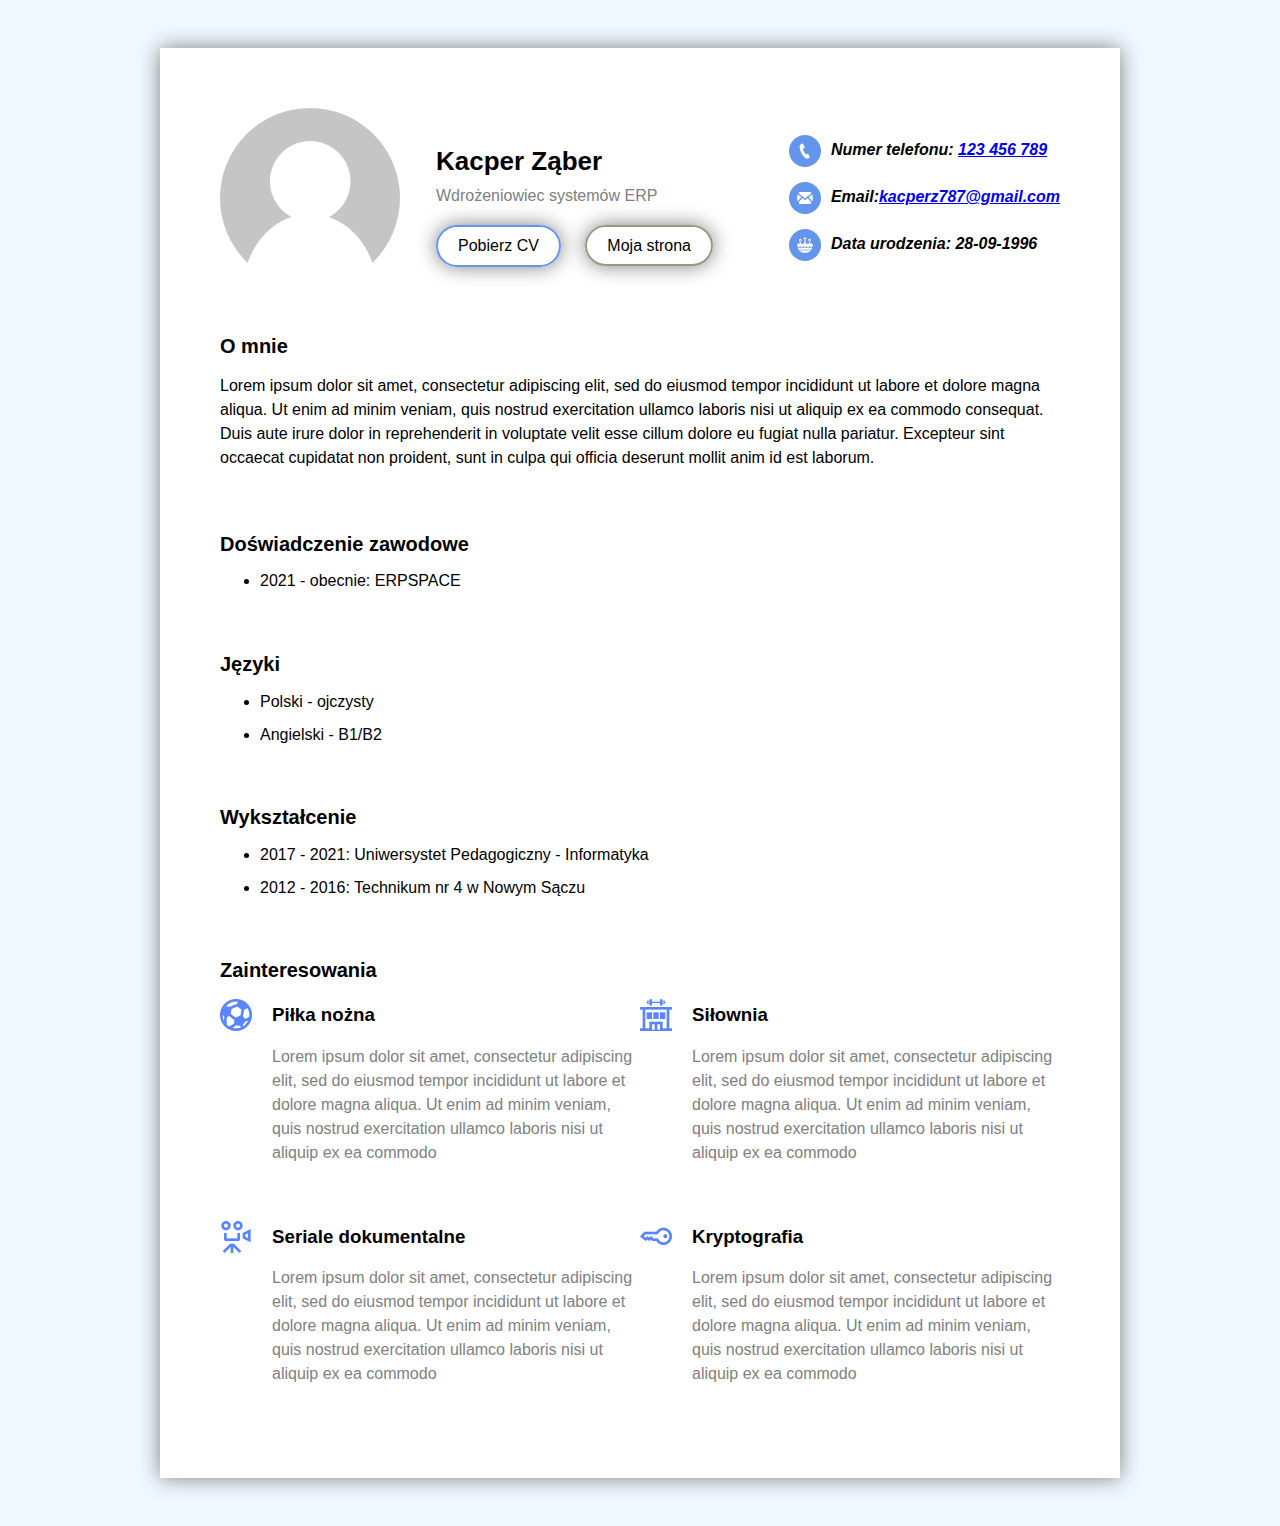
<file: cv/index.html>
<!DOCTYPE html>

<head>
    <meta charset="UTF-8">
    <title>Kacper Ząber - CV</title>
    <link rel="stylesheet" href="style.css">
</head>

<body>
    <div class="container">
        <header>
            <img class="profile-picture circle" src="default-avatar.png" />
            <div>
                <h1> Kacper Ząber</h1>
                <span>Wdrożeniowiec systemów ERP</span>
                <div> 
                    <a class="download-link" href="https://store7.gofile.io/download/30efceb3-a1c7-45ec-a631-b609648b654c/CV_Kacper_Z%C4%85ber(6).pdf">Pobierz CV</a>
                    <a class="my-website" href="../website/my-website.php">Moja strona</a>
                </div>
                <div>
                </div>               
            </div>
            <address>
                <ul>
                    <li><img class="address-icon circle" src="images/phone.png" /><b>Numer telefonu: <a
                                href="tel:123 456 789">123 456 789</a></b></li>
                    <li><img class="address-icon circle" src="images/mail.png" /><b>Email:<a
                                href="mailto:kacperz787@gmail.com">kacperz787@gmail.com</a></b></li>
                    <li><img class="address-icon circle" src="images/birthday-cake.png" /><b>Data urodzenia: 28-09-1996</b>
                    </li>
                    <!-- <li><img class="address-icon circle" src="images/pin.png" /><b>Miejsce zamieszkania: Kraków</b></li> -->
                </ul>
            </address>
        </header>
        <main>
            <section>
                <h2>O mnie</h2>
                <p>Lorem ipsum dolor sit amet, consectetur adipiscing elit, sed do eiusmod tempor incididunt ut labore et
                    dolore
                    magna aliqua. Ut enim ad minim veniam, quis nostrud exercitation ullamco laboris nisi ut aliquip ex ea
                    commodo
                    consequat. Duis aute irure dolor in reprehenderit in voluptate velit esse cillum dolore eu fugiat nulla
                    pariatur. Excepteur sint occaecat cupidatat non proident, sunt in culpa qui officia deserunt mollit anim
                    id est laborum.
                </p>
            </section>
            <section>
                <h2>Doświadczenie zawodowe</h2>
                <ul>
                    <li> 2021 - obecnie: ERPSPACE</li>
                </ul>
            </section>
            <section>
                <h2>Języki</h2>
                <ul>
                    <li>Polski - ojczysty</li>
                    <li>Angielski - B1/B2</li>
                </ul>
            </section>
            <section>
                <h2>Wykształcenie</h2>
                <ul>
                    <li> 2017 - 2021: Uniwersystet Pedagogiczny - Informatyka</li>
                    <li> 2012 - 2016: Technikum nr 4 w Nowym Sączu</li>
                </ul>
            </section>
            <section>
                <h2>Zainteresowania</h2>
                <ul class="hobbies">
                    <li><img src="images/soccer.png" />
                        <div>
                            <h3>Piłka nożna</h3>
                            <p>Lorem ipsum dolor sit amet, consectetur adipiscing elit, sed do eiusmod tempor incididunt ut
                                labore et
                                dolore
                                magna aliqua. Ut enim ad minim veniam, quis nostrud exercitation ullamco laboris nisi ut
                                aliquip
                                ex ea
                                commodo</p>
                        </div>
                    </li>
                    <li><img src="images/gym.png" />
                        <div>
                            <h3>Siłownia</h3>
                            <p>Lorem ipsum dolor sit amet, consectetur adipiscing elit, sed do eiusmod tempor incididunt ut
                                labore et
                                dolore
                                magna aliqua. Ut enim ad minim veniam, quis nostrud exercitation ullamco laboris nisi ut
                                aliquip
                                ex ea
                                commodo</p>
                        </div>
                    </li>
                    <li><img src="images/movie.png" />
                        <div>
                            <h3>Seriale dokumentalne</h3>
                            <p>Lorem ipsum dolor sit amet, consectetur adipiscing elit, sed do eiusmod tempor incididunt ut
                                labore et
                                dolore
                                magna aliqua. Ut enim ad minim veniam, quis nostrud exercitation ullamco laboris nisi ut
                                aliquip
                                ex ea
                                commodo</p>
                        </div>
                    </li>
                    <li><img src="images/key.png" />
                        <div>
                            <h3>Kryptografia</h3>
                            <p>Lorem ipsum dolor sit amet, consectetur adipiscing elit, sed do eiusmod tempor incididunt ut
                                labore et
                                dolore
                                magna aliqua. Ut enim ad minim veniam, quis nostrud exercitation ullamco laboris nisi ut
                                aliquip
                                ex ea
                                commodo</p>
                        </div>
                    </li>
                </ul>
            </section>
        </main>
    </div>

</body>

</html>
</file>
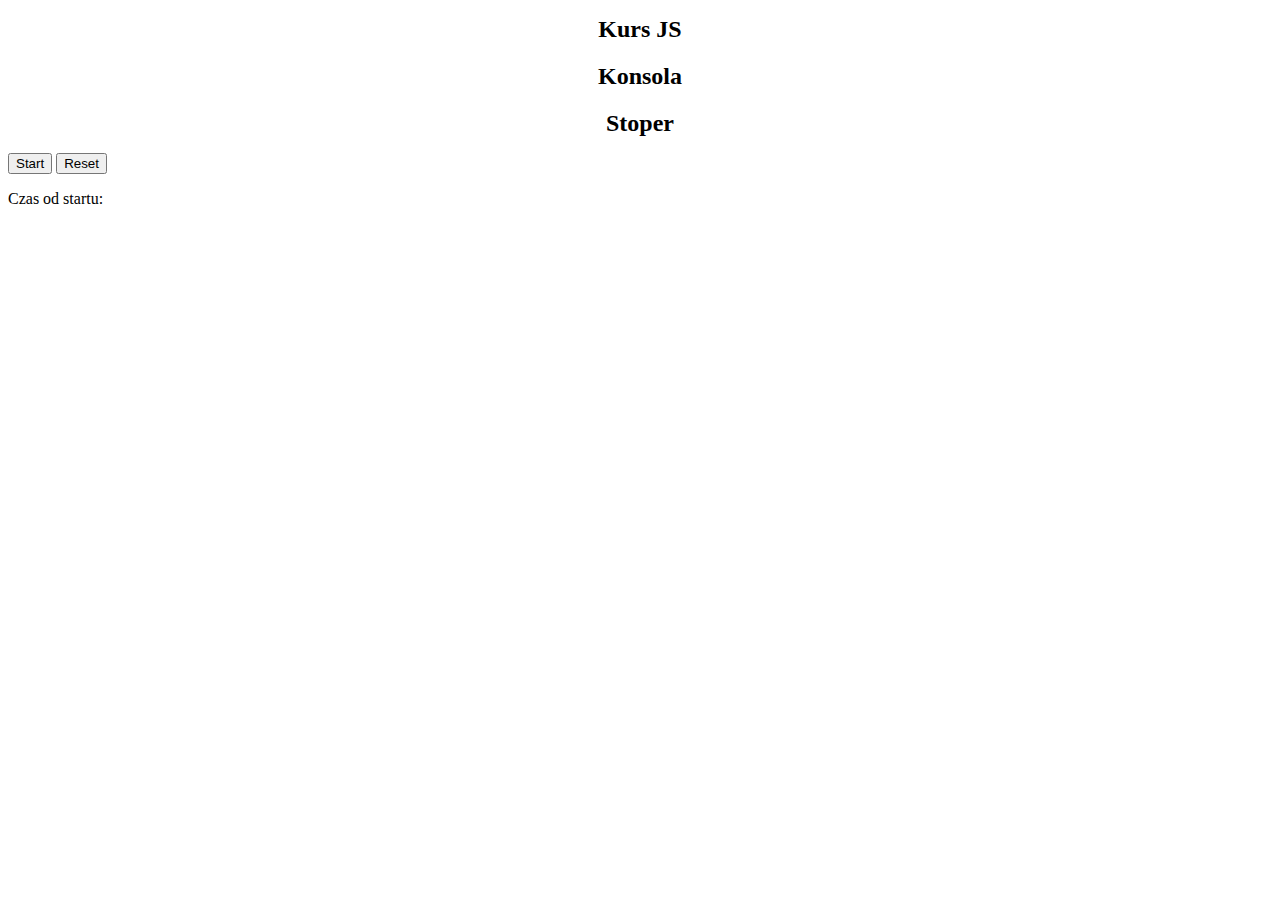
<file: test/index.html>
<!DOCTYPE html>
<html lang="en">
  <head>
    <meta charset="UTF-8" />
    <meta http-equiv="X-UA-Compatible" content="IE=edge" />
    <meta name="viewport" content="width=device-width, initial-scale=1.0" />
    <title>Gra</title>
    <style>
      h1,
      h2,
      .stoper {
        text-align: center;
        font-size: 24px;
      }
    </style>
  </head>
  <body>
    <h1>Kurs JS</h1>
    <h2>Konsola</h2>
    <script src="main.js"></script>
    <h1>Stoper</h1>
    <button class="main">Start</button>
    <button class="reset">Reset</button>
    <div class="time">
      <p>Czas od startu:</p>
      <div class="time"></div>
    </div>
  </body>
</html>
</file>
<file: cv/style.css>
body {
    font-family: Arial;
    background-color: aliceblue;
    padding: 40px 0px;
}

.profile-picture {
    height: 180px;
    width: 180px;
}
h1 {
    font-size: 26px;
    margin-bottom: 10px;
}
h2 {
    font-size: 20px;
}
h3 {
    margin-top: 5px;
}
span {
    color: gray;
}
.container {
    box-shadow: 0 0 20px grey;
    width: 960px;
    margin: 0 auto;
    background-color: white; 
}

section,
header {
    padding: 10px 60px 20px 60px;    
}

header {
    display: flex;
    align-items: center;
    justify-content: space-between;
    padding-top: 60px;
}
li {
    margin-bottom: 15px;
}

header ul {
    list-style: none;    
}

header li {
    margin-bottom: 15px;
}

.address-icon {
    width: 16px;
    height: 16px;
    background-color: cornflowerblue;
    margin-right: 10px;
    padding: 8px;
    vertical-align: middle;  
}

.circle {
    border-radius: 50%;
}

.hobbies {
    list-style: none;
    padding: 0;
    display: flex;
    flex-wrap: wrap;
}

.hobbies li {
    width: 50%;
    display: flex;
    align-items: flex-start;
    margin-bottom: 40px;
}

.hobbies div {
    margin-left: 20px;
}

.hobbies p {
    color: gray;    
}

p {
    line-height: 1.5;
}

.download-link {
    border: 2px solid cornflowerblue;
    color: black;
    text-decoration: none;
    padding: 10px 20px;
    margin-top: 20px;
    border-radius: 26px;
    display: inline-block;
    transition: background-color 0.5s, color 0.5s;
    box-shadow: 0 0 20px grey;
}

.download-link:hover {
    color: white;
    background-color: cornflowerblue;
}

.download-link:focus {
    outline: none;
    color: white;
    background-color: cornflowerblue;
}

.download-link:active{
    text-decoration: underline;
}

.my-website {
    border: 2px solid #9C9780;
    border-radius: 26px;
    color: black;
    margin-left: 20px;
    padding: 10px 20px;
    text-decoration: none;
    box-shadow: 0 0 20px grey;
    transition: background-color 0.5s, color 0.5s;
}

.my-website:hover{
    background-color: #9C9780;
    color: white;
}
</file>
